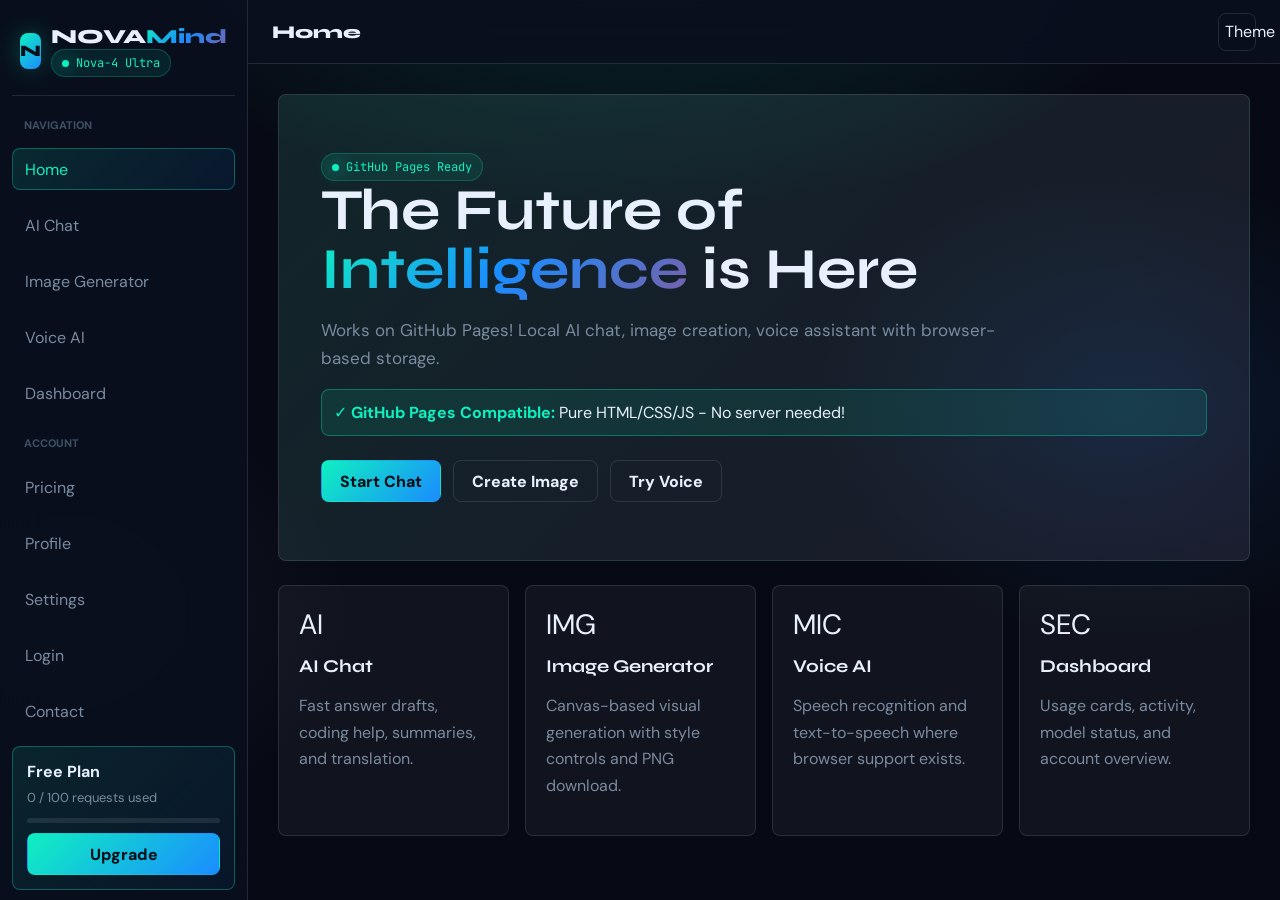
<file: index.html>
<!DOCTYPE html>
<html lang="en" data-theme="dark">
<head>
  <meta charset="utf-8">
  <meta name="viewport" content="width=device-width, initial-scale=1">
  <meta name="description" content="Combined NOVA AI and NovaMind AI creator platform">
  <title>Combined NOVA AI Studio</title>
  <link rel="preconnect" href="https://fonts.googleapis.com">
  <link href="https://fonts.googleapis.com/css2?family=Syne:wght@500;700;800&family=DM+Sans:wght@400;500;700&family=JetBrains+Mono:wght@400;600&display=swap" rel="stylesheet">
  <style>
    :root {
      --bg: #070a14;
      --surface: rgba(255,255,255,.045);
      --surface-strong: rgba(10,15,30,.88);
      --border: rgba(255,255,255,.11);
      --border-hot: rgba(15,240,192,.32);
      --text: #e8f0fe;
      --muted: #7a8ba0;
      --dim: #3d4f62;
      --mint: #0ff0c0;
      --blue: #1a8cff;
      --violet: #7b5ea7;
      --rose: #ff4b6e;
      --amber: #f5a623;
      --radius: 8px;
      --sidebar: 248px;
    }

    [data-theme="light"] {
      --bg: #f5f8ff;
      --surface: rgba(10,20,40,.055);
      --surface-strong: rgba(255,255,255,.9);
      --border: rgba(25,35,60,.12);
      --border-hot: rgba(26,140,255,.3);
      --text: #101827;
      --muted: #516073;
      --dim: #8a96a8;
    }

    * { box-sizing: border-box; }
    body {
      margin: 0;
      min-height: 100vh;
      color: var(--text);
      background:
        radial-gradient(ellipse 70% 55% at 50% -10%, rgba(15,240,192,.14), transparent 62%),
        radial-gradient(ellipse 42% 45% at 88% 45%, rgba(26,140,255,.11), transparent 58%),
        radial-gradient(ellipse 40% 42% at 4% 68%, rgba(123,94,167,.12), transparent 58%),
        var(--bg);
      font-family: "DM Sans", system-ui, sans-serif;
      overflow-x: hidden;
    }

    button, input, textarea, select { font: inherit; }
    button { cursor: pointer; }

    .particle-field {
      position: fixed;
      inset: 0;
      pointer-events: none;
      overflow: hidden;
      z-index: 0;
    }

    .particle {
      position: absolute;
      bottom: -20px;
      width: 3px;
      height: 3px;
      border-radius: 50%;
      background: var(--mint);
      opacity: 0;
      animation: floatParticle 10s linear infinite;
    }

    @keyframes floatParticle {
      0% { transform: translateY(0) scale(.4); opacity: 0; }
      12% { opacity: .8; }
      88% { opacity: .65; }
      100% { transform: translateY(-110vh) scale(1.6); opacity: 0; }
    }

    .app {
      position: relative;
      z-index: 1;
      display: grid;
      grid-template-columns: var(--sidebar) minmax(0, 1fr);
      min-height: 100vh;
    }

    .sidebar {
      position: sticky;
      top: 0;
      height: 100vh;
      padding: 20px 12px;
      background: var(--surface-strong);
      border-right: 1px solid var(--border);
      backdrop-filter: blur(24px);
      display: flex;
      flex-direction: column;
      gap: 14px;
      overflow-y: auto;
    }

    .logo {
      display: flex;
      align-items: center;
      gap: 10px;
      padding: 4px 8px 18px;
      border-bottom: 1px solid var(--border);
    }

    .logo-mark {
      display: grid;
      place-items: center;
      width: 36px;
      height: 36px;
      border-radius: var(--radius);
      background: linear-gradient(135deg, var(--mint), var(--blue));
      color: #071018;
      font-family: "Syne", sans-serif;
      font-weight: 800;
      box-shadow: 0 0 24px rgba(15,240,192,.28);
    }

    .logo-text {
      font-family: "Syne", sans-serif;
      font-size: 20px;
      font-weight: 800;
      letter-spacing: 0;
    }

    .model-tag {
      display: inline-flex;
      align-items: center;
      gap: 7px;
      width: fit-content;
      padding: 5px 10px;
      border: 1px solid rgba(15,240,192,.22);
      border-radius: 999px;
      background: rgba(15,240,192,.09);
      color: var(--mint);
      font: 12px "JetBrains Mono", monospace;
    }

    .dot {
      width: 7px;
      height: 7px;
      border-radius: 50%;
      background: var(--mint);
      box-shadow: 0 0 16px var(--mint);
    }

    .nav-group-title {
      padding: 8px 12px 2px;
      color: var(--dim);
      font-size: 11px;
      font-weight: 800;
      text-transform: uppercase;
      letter-spacing: 0;
    }

    .nav-btn {
      width: 100%;
      min-height: 42px;
      display: flex;
      align-items: center;
      gap: 10px;
      padding: 0 12px;
      border: 1px solid transparent;
      border-radius: var(--radius);
      background: transparent;
      color: var(--muted);
      text-align: left;
      transition: .2s ease;
    }

    .nav-btn:hover, .nav-btn.active {
      color: var(--text);
      background: rgba(255,255,255,.055);
      border-color: var(--border);
    }

    .nav-btn.active {
      color: var(--mint);
      border-color: var(--border-hot);
      background: linear-gradient(135deg, rgba(15,240,192,.12), rgba(26,140,255,.08));
    }

    .plan-card {
      margin-top: auto;
      padding: 14px;
      border: 1px solid var(--border-hot);
      border-radius: var(--radius);
      background: linear-gradient(135deg, rgba(15,240,192,.1), rgba(26,140,255,.06));
    }

    .bar {
      height: 5px;
      margin: 10px 0;
      border-radius: 99px;
      background: rgba(255,255,255,.09);
      overflow: hidden;
    }

    .bar span {
      display: block;
      height: 100%;
      width: 84%;
      border-radius: inherit;
      background: linear-gradient(135deg, var(--mint), var(--blue));
    }

    .main {
      min-width: 0;
      padding-top: 64px;
    }

    .topbar {
      position: fixed;
      left: var(--sidebar);
      right: 0;
      top: 0;
      z-index: 5;
      height: 64px;
      display: flex;
      align-items: center;
      gap: 12px;
      padding: 0 24px;
      background: var(--surface-strong);
      border-bottom: 1px solid var(--border);
      backdrop-filter: blur(22px);
    }

    .menu-btn { display: none; }
    .top-title {
      flex: 1;
      font-family: "Syne", sans-serif;
      font-weight: 800;
      font-size: 18px;
    }

    .icon-btn, .menu-btn {
      width: 38px;
      height: 38px;
      border-radius: var(--radius);
      border: 1px solid var(--border);
      background: transparent;
      color: var(--text);
    }

    .page {
      display: none;
      padding: 30px;
      max-width: 1180px;
      animation: pageIn .3s ease both;
    }

    .page.active { display: block; }
    @keyframes pageIn {
      from { opacity: 0; transform: translateY(12px); }
      to { opacity: 1; transform: translateY(0); }
    }

    .hero {
      position: relative;
      overflow: hidden;
      padding: 58px 42px;
      border: 1px solid var(--border);
      border-radius: var(--radius);
      background:
        linear-gradient(135deg, rgba(15,240,192,.08), rgba(123,94,167,.08)),
        var(--surface);
    }

    h1, h2, h3 { font-family: "Syne", sans-serif; margin: 0; letter-spacing: 0; }
    h1 { font-size: 58px; line-height: 1.02; max-width: 790px; }
    h2 { font-size: 30px; margin-bottom: 8px; }
    h3 { font-size: 18px; }
    p { color: var(--muted); line-height: 1.65; }

    .gradient-text {
      background: linear-gradient(135deg, var(--mint), var(--blue), var(--violet));
      -webkit-background-clip: text;
      color: transparent;
    }

    .actions {
      display: flex;
      gap: 12px;
      flex-wrap: wrap;
      margin-top: 24px;
    }

    .btn {
      min-height: 42px;
      display: inline-flex;
      align-items: center;
      justify-content: center;
      gap: 8px;
      padding: 0 18px;
      border-radius: var(--radius);
      border: 1px solid var(--border);
      color: var(--text);
      background: transparent;
      text-decoration: none;
      font-weight: 800;
    }

    .btn.primary {
      color: #071018;
      border-color: transparent;
      background: linear-gradient(135deg, var(--mint), var(--blue));
    }

    .grid {
      display: grid;
      grid-template-columns: repeat(auto-fit, minmax(210px, 1fr));
      gap: 16px;
      margin-top: 24px;
    }

    .card {
      border: 1px solid var(--border);
      border-radius: var(--radius);
      background: var(--surface);
      padding: 20px;
      transition: .22s ease;
    }

    .card:hover {
      border-color: var(--border-hot);
      transform: translateY(-2px);
    }

    .card-icon { font-size: 28px; margin-bottom: 12px; }
    .stat { font: 800 30px "Syne", sans-serif; color: var(--text); }

    .tool-layout {
      display: grid;
      grid-template-columns: minmax(260px, 360px) minmax(0, 1fr);
      gap: 18px;
      align-items: start;
      margin-top: 20px;
    }

    textarea, input, select {
      width: 100%;
      border: 1px solid var(--border);
      border-radius: var(--radius);
      color: var(--text);
      background: rgba(255,255,255,.055);
      outline: none;
      padding: 12px 14px;
    }

    textarea { min-height: 130px; resize: vertical; }
    textarea:focus, input:focus, select:focus {
      border-color: var(--border-hot);
      box-shadow: 0 0 0 3px rgba(15,240,192,.08);
    }

    .chat-box {
      min-height: 440px;
      max-height: 500px;
      display: flex;
      flex-direction: column;
      gap: 12px;
      overflow: auto;
    }

    .msg {
      max-width: 82%;
      padding: 13px 15px;
      border: 1px solid var(--border);
      border-radius: var(--radius);
      background: rgba(255,255,255,.05);
      color: var(--text);
      line-height: 1.55;
    }

    .msg.user {
      align-self: flex-end;
      color: #071018;
      background: linear-gradient(135deg, var(--mint), var(--blue));
      border-color: transparent;
    }

    .canvas-wrap {
      min-height: 420px;
      display: grid;
      place-items: center;
      overflow: hidden;
      background:
        radial-gradient(circle at 30% 20%, rgba(15,240,192,.18), transparent 30%),
        radial-gradient(circle at 70% 65%, rgba(123,94,167,.22), transparent 30%),
        #080c16;
    }

    canvas {
      width: 100%;
      max-width: 640px;
      aspect-ratio: 1;
      border-radius: var(--radius);
    }

    .voice-orb {
      width: 180px;
      height: 180px;
      margin: 28px auto;
      border-radius: 50%;
      display: grid;
      place-items: center;
      background: radial-gradient(circle, var(--mint), var(--blue));
      color: #071018;
      font-size: 46px;
      box-shadow: 0 0 60px rgba(15,240,192,.35);
      transition: .25s ease;
    }

    .voice-orb.listening {
      transform: scale(1.06);
      animation: pulse 1s ease-in-out infinite;
    }

    @keyframes pulse {
      0%,100% { box-shadow: 0 0 40px rgba(15,240,192,.28); }
      50% { box-shadow: 0 0 90px rgba(15,240,192,.65); }
    }

    .price {
      font: 800 42px "Syne", sans-serif;
      margin: 10px 0;
    }

    .settings-row {
      display: flex;
      justify-content: space-between;
      gap: 14px;
      align-items: center;
      padding: 14px 0;
      border-bottom: 1px solid var(--border);
    }

    .toggle {
      width: 46px;
      height: 26px;
      border-radius: 999px;
      background: rgba(255,255,255,.13);
      position: relative;
      flex: 0 0 auto;
    }

    .toggle.on { background: linear-gradient(135deg, var(--mint), var(--blue)); }
    .toggle::after {
      content: "";
      position: absolute;
      top: 3px;
      left: 3px;
      width: 20px;
      height: 20px;
      border-radius: 50%;
      background: white;
      transition: .2s ease;
    }
    .toggle.on::after { left: 23px; }

    .toast {
      position: fixed;
      right: 22px;
      bottom: 22px;
      z-index: 10;
      max-width: 320px;
      padding: 14px 16px;
      border: 1px solid var(--border-hot);
      border-radius: var(--radius);
      background: var(--surface-strong);
      box-shadow: 0 18px 60px rgba(0,0,0,.35);
      display: none;
    }

    .toast.show { display: block; }

    @media (max-width: 860px) {
      :root { --sidebar: 0px; }
      .app { grid-template-columns: 1fr; }
      .sidebar {
        position: fixed;
        z-index: 8;
        width: 248px;
        transform: translateX(-100%);
        transition: .25s ease;
      }
      .sidebar.open { transform: translateX(0); }
      .topbar { left: 0; }
      .menu-btn { display: inline-grid; place-items: center; }
      .page { padding: 18px; }
      h1 { font-size: 38px; }
      .hero { padding: 34px 22px; }
      .tool-layout { grid-template-columns: 1fr; }
      .msg { max-width: 95%; }
    }
  </style>
</head>
<body>
  <div class="particle-field" id="particles"></div>
  <div class="app">
    <aside class="sidebar" id="sidebar">
      <div class="logo">
        <div class="logo-mark">N</div>
        <div>
          <div class="logo-text">NOVA<span class="gradient-text">Mind</span></div>
          <div class="model-tag"><span class="dot"></span>Nova-4 Ultra</div>
        </div>
      </div>

      <div class="nav-group-title">Navigation</div>
      <button class="nav-btn active" data-page="home">Home</button>
      <button class="nav-btn" data-page="chat">AI Chat</button>
      <button class="nav-btn" data-page="image">Image Generator</button>
      <button class="nav-btn" data-page="voice">Voice AI</button>
      <button class="nav-btn" data-page="dashboard">Dashboard</button>

      <div class="nav-group-title">Account</div>
      <button class="nav-btn" data-page="pricing">Pricing</button>
      <button class="nav-btn" data-page="profile">Profile</button>
      <button class="nav-btn" data-page="settings">Settings</button>
      <button class="nav-btn" data-page="login">Login</button>
      <button class="nav-btn" data-page="contact">Contact</button>

      <div class="plan-card">
        <strong id="userPlan">Free Plan</strong>
        <p style="margin:5px 0 0;font-size:13px" id="usageText">0 / 100 requests used</p>
        <div class="bar"><span id="usageBar"></span></div>
        <button class="btn primary" style="width:100%" data-jump="pricing">Upgrade</button>
      </div>
    </aside>

    <main class="main">
      <header class="topbar">
        <button class="menu-btn" id="menuBtn">Menu</button>
        <div class="top-title" id="topTitle">Home</div>
        <button class="icon-btn" id="themeBtn" title="Toggle theme">Theme</button>
      </header>

      <section class="page active" id="home">
        <div class="hero">
          <div class="model-tag"><span class="dot"></span>GitHub Pages Ready</div>
          <h1>The Future of <span class="gradient-text">Intelligence</span> is Here</h1>
          <p style="max-width:680px;font-size:17px">
            Works on GitHub Pages! Local AI chat, image creation, voice assistant with browser-based storage.
          </p>
          <div style="margin: 16px 0; padding: 12px; background: rgba(15,240,192,0.1); border: 1px solid var(--border-hot); border-radius: var(--radius);">
            <strong style="color: var(--mint);">✓ GitHub Pages Compatible:</strong> Pure HTML/CSS/JS - No server needed!
          </div>
          <div class="actions">
            <button class="btn primary" data-jump="chat">Start Chat</button>
            <button class="btn" data-jump="image">Create Image</button>
            <button class="btn" data-jump="voice">Try Voice</button>
          </div>
        </div>
        <div class="grid">
          <div class="card"><div class="card-icon">AI</div><h3>AI Chat</h3><p>Fast answer drafts, coding help, summaries, and translation.</p></div>
          <div class="card"><div class="card-icon">IMG</div><h3>Image Generator</h3><p>Canvas-based visual generation with style controls and PNG download.</p></div>
          <div class="card"><div class="card-icon">MIC</div><h3>Voice AI</h3><p>Speech recognition and text-to-speech where browser support exists.</p></div>
          <div class="card"><div class="card-icon">SEC</div><h3>Dashboard</h3><p>Usage cards, activity, model status, and account overview.</p></div>
        </div>
      </section>

      <section class="page" id="chat">
        <h2>AI Chat</h2>
        <p>Local demo chat with browser storage. Data saved to your browser automatically.</p>
        <div class="tool-layout">
          <div class="card">
            <textarea id="chatInput" placeholder="Ask NOVA AI anything..."></textarea>
            <div class="actions"><button class="btn primary" id="sendChat">Send</button><button class="btn" id="clearChat">Clear</button></div>
          </div>
          <div class="card chat-box" id="chatBox">
            <div class="msg">Welcome. Ask for ideas, code, image prompts, business plans, or Tamil/English translations.</div>
          </div>
        </div>
      </section>

      <section class="page" id="image">
        <h2>Image Generator</h2>
        <p>Create a downloadable local AI-style image from text.</p>
        <div class="tool-layout">
          <div class="card">
            <textarea id="imagePrompt" placeholder="Example: futuristic Chennai AI city at sunrise"></textarea>
            <select id="imageStyle" style="margin-top:12px">
              <option value="cinematic">Cinematic</option>
              <option value="anime">Anime</option>
              <option value="product">Product Render</option>
              <option value="editorial">Editorial</option>
            </select>
            <div class="actions"><button class="btn primary" id="makeImage">Generate</button><button class="btn" id="downloadImage">Download PNG</button></div>
          </div>
          <div class="card canvas-wrap"><canvas id="imageCanvas" width="720" height="720"></canvas></div>
        </div>
      </section>

      <section class="page" id="voice">
        <h2>Voice AI</h2>
        <p>Use browser speech recognition and speech output when available.</p>
        <div class="card" style="text-align:center">
          <div class="voice-orb" id="voiceOrb">AI</div>
          <p id="voiceStatus">Click listen, speak, then ask NOVA to answer.</p>
          <div class="actions" style="justify-content:center">
            <button class="btn primary" id="listenBtn">Listen</button>
            <button class="btn" id="speakBtn">Speak Answer</button>
          </div>
          <div class="card" style="text-align:left;margin-top:18px">
            <strong>Transcript</strong>
            <p id="transcript">No voice captured yet.</p>
            <strong>Answer</strong>
            <p id="voiceAnswer">No answer yet.</p>
          </div>
        </div>
      </section>

      <section class="page" id="dashboard">
        <h2>Dashboard</h2>
        <div class="grid">
          <div class="card"><div class="stat">2.4M+</div><p>Active users</p></div>
          <div class="card"><div class="stat">180M+</div><p>AI requests daily</p></div>
          <div class="card"><div class="stat">99.99%</div><p>Uptime</p></div>
          <div class="card"><div class="stat">100+</div><p>Languages</p></div>
        </div>
        <div class="card" style="margin-top:18px">
          <h3>Your Usage</h3>
          <p id="userUsage">Chat: 0 | Images: 0 | Voice: 0 | Total: 0</p>
        </div>
        <div class="card" style="margin-top:18px">
          <h3>AI Suggestion</h3>
          <p id="dashboardTip">Your image and chat usage is high. Add prompt templates and saved projects next.</p>
          <button class="btn primary" id="newTip">Generate Tip</button>
        </div>
      </section>

      <section class="page" id="pricing">
        <h2>Pricing</h2>
        <div class="grid">
          <div class="card"><h3>Free</h3><div class="price">$0</div><p>Basic chat and limited images.</p><button class="btn">Current</button></div>
          <div class="card"><h3>Pro</h3><div class="price">$19</div><p>More generation, voice tools, saved history.</p><button class="btn primary" id="choosePro">Choose Pro</button></div>
          <div class="card"><h3>Ultra</h3><div class="price">$49</div><p>Best models, teams, analytics, priority generation.</p><button class="btn primary" id="chooseUltra">Choose Ultra</button></div>
        </div>
      </section>

      <section class="page" id="profile">
        <h2>Profile</h2>
        <div class="card">
          <div style="display:flex;gap:18px;align-items:center;flex-wrap:wrap">
            <div class="logo-mark" style="width:78px;height:78px;font-size:28px" id="profileAvatar">U</div>
            <div><h3 id="profileName">Not Logged In</h3><p id="profileDesc">Please login to view your profile</p></div>
          </div>
        </div>
        <div class="grid">
          <div class="card"><div class="stat" id="profileMessages">0</div><p>Total messages</p></div>
          <div class="card"><div class="stat" id="profileImages">0</div><p>Images created</p></div>
          <div class="card"><div class="stat" id="profileDays">0</div><p>Days active</p></div>
        </div>
      </section>

      <section class="page" id="settings">
        <h2>Settings</h2>
        <div class="card">
          <div class="settings-row"><div><strong>Streaming Responses</strong><p>Show answers while generating.</p></div><div class="toggle on" id="streamToggle"></div></div>
          <div class="settings-row"><div><strong>AI Memory</strong><p>Remember context between sessions.</p></div><div class="toggle on" id="memoryToggle"></div></div>
          <div class="settings-row"><div><strong>Tamil Mode</strong><p>Enhanced Tamil language support.</p></div><div class="toggle" id="tamilToggle"></div></div>
          <div class="settings-row"><div><strong>Notifications</strong><p>Notify about responses and updates.</p></div><div class="toggle on" id="notifyToggle"></div></div>
        </div>
      </section>

      <section class="page" id="login">
        <h2>Login / Register</h2>
        <div class="card" style="max-width:430px">
          <input id="nameInput" placeholder="Name" style="margin-bottom:12px">
          <input id="emailInput" type="email" placeholder="Email" style="margin-bottom:12px">
          <input id="passwordInput" type="password" placeholder="Password" style="margin-bottom:12px">
          <button class="btn primary" style="width:100%" id="loginBtn">Continue</button>
          <p id="loginMsg"></p>
        </div>
      </section>

      <section class="page" id="contact">
        <h2>Contact</h2>
        <div class="tool-layout">
          <div class="card">
            <h3>Contact Info</h3>
            <p>Email: hello@novamind.ai</p>
            <p>Support: 24/7 for Pro+</p>
            <p>Enterprise: response within 4 business hours.</p>
          </div>
          <div class="card">
            <input id="contactName" placeholder="Your name" style="margin-bottom:12px">
            <input id="contactEmail" placeholder="Email address" style="margin-bottom:12px">
            <textarea id="contactMsg" placeholder="Your message"></textarea>
            <div class="actions"><button class="btn" id="draftMsg">AI Draft</button><button class="btn primary" id="sendMsg">Send</button></div>
          </div>
        </div>
      </section>
    </main>
  </div>

  <div class="toast" id="toast"></div>

  <script>
    // ==================== LOCAL BACKEND WITH BROWSER STORAGE ====================
    // Works on GitHub Pages - Uses localStorage for data persistence
    
    const App = {
      currentUser: null,
      chatHistory: [],
      imageHistory: [],
      usage: { chat: 0, image: 0, voice: 0, total: 0 },
      plan: 'free',
      
      // Initialize from localStorage
      init() {
        const savedUser = localStorage.getItem('nova_user');
        const savedChat = localStorage.getItem('nova_chat');
        const savedImage = localStorage.getItem('nova_image');
        const savedUsage = localStorage.getItem('nova_usage');
        const savedPlan = localStorage.getItem('nova_plan');
        
        if (savedUser) this.currentUser = JSON.parse(savedUser);
        if (savedChat) this.chatHistory = JSON.parse(savedChat);
        if (savedImage) this.imageHistory = JSON.parse(savedImage);
        if (savedUsage) this.usage = JSON.parse(savedUsage);
        if (savedPlan) this.plan = savedPlan;
        
        this.updateUI();
      },
      
      // Save to localStorage
      save() {
        if (this.currentUser) localStorage.setItem('nova_user', JSON.stringify(this.currentUser));
        localStorage.setItem('nova_chat', JSON.stringify(this.chatHistory));
        localStorage.setItem('nova_image', JSON.stringify(this.imageHistory));
        localStorage.setItem('nova_usage', JSON.stringify(this.usage));
        localStorage.setItem('nova_plan', this.plan);
      },
      
      // Authentication
      register(name, email, password) {
        const existing = localStorage.getItem(`nova_user_${email}`);
        if (existing) throw new Error('Email already registered');
        
        const user = {
          id: Date.now().toString(),
          name,
          email,
          password: btoa(password),
          plan: 'free',
          createdAt: new Date().toISOString()
        };
        
        localStorage.setItem(`nova_user_${email}`, JSON.stringify(user));
        this.currentUser = user;
        this.plan = 'free';
        this.usage = { chat: 0, image: 0, voice: 0, total: 0 };
        this.save();
        
        return { user: { id: user.id, name: user.name, email: user.email, plan: user.plan } };
      },
      
      login(email, password) {
        const userJson = localStorage.getItem(`nova_user_${email}`);
        if (!userJson) throw new Error('Invalid credentials');
        
        const user = JSON.parse(userJson);
        if (user.password !== btoa(password)) throw new Error('Invalid credentials');
        
        this.currentUser = user;
        this.plan = user.plan;
        
        const usageKey = `nova_usage_${user.id}`;
        const savedUsage = localStorage.getItem(usageKey);
        if (savedUsage) this.usage = JSON.parse(savedUsage);
        else this.usage = { chat: 0, image: 0, voice: 0, total: 0 };
        
        const chatKey = `nova_chat_${user.id}`;
        const savedChat = localStorage.getItem(chatKey);
        if (savedChat) this.chatHistory = JSON.parse(savedChat);
        
        const imageKey = `nova_image_${user.id}`;
        const savedImage = localStorage.getItem(imageKey);
        if (savedImage) this.imageHistory = JSON.parse(savedImage);
        
        this.save();
        
        return { user: { id: user.id, name: user.name, email: user.email, plan: user.plan } };
      },
      
      logout() {
        this.currentUser = null;
        this.plan = 'free';
        this.usage = { chat: 0, image: 0, voice: 0, total: 0 };
        localStorage.removeItem('nova_user');
        this.updateUI();
      },
      
      // Chat
      chat(prompt) {
        if (!this.currentUser) throw new Error('Please login first');
        
        const planLimits = { free: 100, pro: 1000, ultra: 10000 };
        if (this.usage.total >= planLimits[this.plan]) {
          throw new Error('Usage limit reached. Upgrade your plan.');
        }
        
        this.usage.total++;
        this.usage.chat++;
        
        const answer = this.generateAnswer(prompt);
        
        const chatEntry = {
          id: Date.now().toString(),
          prompt,
          answer,
          timestamp: new Date().toISOString()
        };
        this.chatHistory.push(chatEntry);
        
        const chatKey = `nova_chat_${this.currentUser.id}`;
        localStorage.setItem(chatKey, JSON.stringify(this.chatHistory));
        
        const usageKey = `nova_usage_${this.currentUser.id}`;
        localStorage.setItem(usageKey, JSON.stringify(this.usage));
        
        this.updateUI();
        
        return { answer, usage: this.usage, chatId: chatEntry.id };
      },
      
      getChatHistory(limit = 50) {
        return { history: this.chatHistory.slice(-limit).reverse() };
      },
      
      // Image
      generateImage(prompt, style = 'cinematic') {
        if (!this.currentUser) throw new Error('Please login first');
        
        const planLimits = { free: 10, pro: 100, ultra: 1000 };
        if (this.usage.image >= planLimits[this.plan]) {
          throw new Error('Image generation limit reached. Upgrade your plan.');
        }
        
        this.usage.total++;
        this.usage.image++;
        
        const imageData = this.generateFallbackImage(prompt, style);
        
        const imageEntry = {
          id: Date.now().toString(),
          prompt,
          style,
          imageData,
          timestamp: new Date().toISOString()
        };
        this.imageHistory.push(imageEntry);
        
        const imageKey = `nova_image_${this.currentUser.id}`;
        localStorage.setItem(imageKey, JSON.stringify(this.imageHistory));
        
        const usageKey = `nova_usage_${this.currentUser.id}`;
        localStorage.setItem(usageKey, JSON.stringify(this.usage));
        
        this.updateUI();
        
        return { imageUrl: `data:image/png;base64,${imageData}`, usage: this.usage, imageId: imageEntry.id };
      },
      
      getImageHistory(limit = 20) {
        return { history: this.imageHistory.slice(-limit).reverse() };
      },
      
      // Voice
      useVoice() {
        if (!this.currentUser) throw new Error('Please login first');
        
        this.usage.total++;
        this.usage.voice++;
        
        const usageKey = `nova_usage_${this.currentUser.id}`;
        localStorage.setItem(usageKey, JSON.stringify(this.usage));
        
        this.updateUI();
        
        return { usage: this.usage };
      },
      
      // Upgrade
      upgrade(newPlan) {
        if (!this.currentUser) throw new Error('Please login first');
        if (!['pro', 'ultra'].includes(newPlan)) throw new Error('Invalid plan');
        
        this.plan = newPlan;
        this.currentUser.plan = newPlan;
        
        localStorage.setItem('nova_user', JSON.stringify(this.currentUser));
        localStorage.setItem('nova_plan', newPlan);
        
        this.updateUI();
        
        return { message: `Upgraded to ${newPlan} plan`, plan: newPlan };
      },
      
      // Stats
      getStats() {
        return {
          usage: this.usage,
          plan: this.plan,
          totalMessages: this.chatHistory.length,
          totalImages: this.imageHistory.length,
          accountAge: this.currentUser ? Math.floor((Date.now() - new Date(this.currentUser.createdAt).getTime()) / (1000 * 60 * 60 * 24)) : 0
        };
      },
      
      getTip() {
        const tips = [
          'Add project folders so users can save related chats, images, and voice notes together.',
          'Create prompt presets for business, coding, Tamil translation, image design, and student study workflows.',
          'Add usage limits, export history, and a backend API proxy before production release.',
          'Turn image prompts into video storyboards for a future video generation feature.',
          'Implement saved prompts and templates for recurring tasks.',
          'Add collaboration features for team usage on Ultra plan.'
        ];
        return { tip: tips[Math.floor(Math.random() * tips.length)] };
      },
      
      // Contact
      submitContact(name, email, message) {
        if (!name || !email || !message) throw new Error('All fields required');
        console.log('Contact:', { name, email, message });
        return { message: 'Message sent! We will respond within 24 hours.' };
      },
      
      // Helper
      generateAnswer(prompt) {
        const clean = prompt.trim();
        return [
          "NOVA answer:",
          "",
          "Main idea: " + clean,
          "Recommended action: break it into a goal, inputs, output format, and deadline.",
          "Data saved to your browser (localStorage).",
          "Extra feature idea: save this prompt into project history and allow image or voice generation from the same prompt."
        ].join('\n');
      },
      
      generateFallbackImage(prompt, style) {
        const canvas = document.createElement('canvas');
        canvas.width = 720;
        canvas.height = 720;
        const ctx = canvas.getContext('2d');
        
        const colors = {
          cinematic: ['#071018', '#0ff0c0', '#f5a623'],
          anime: ['#171033', '#ff4b6e', '#1a8cff'],
          product: ['#101827', '#e8f0fe', '#0ff0c0'],
          editorial: ['#21151c', '#f5a623', '#7b5ea7']
        }[style] || ['#071018', '#0ff0c0', '#1a8cff'];
        
        const gradient = ctx.createLinearGradient(0, 0, 720, 720);
        gradient.addColorStop(0, colors[0]);
        gradient.addColorStop(0.52, colors[1]);
        gradient.addColorStop(1, colors[2]);
        
        ctx.fillStyle = gradient;
        ctx.fillRect(0, 0, 720, 720);
        
        for (let i = 0; i < 38; i++) {
          ctx.fillStyle = 'rgba(255,255,255,0.18)';
          ctx.beginPath();
          ctx.arc(Math.random() * 720, Math.random() * 720, 28 + Math.random() * 120, 0, Math.PI * 2);
          ctx.fill();
        }
        
        ctx.fillStyle = 'rgba(0,0,0,0.42)';
        ctx.fillRect(0, 480, 720, 220);
        ctx.fillStyle = '#e8f0fe';
        ctx.font = '800 30px Syne, sans-serif';
        ctx.fillText('NOVA AI IMAGE', 42, 545);
        ctx.font = '20px DM Sans, sans-serif';
        
        const words = prompt.split(/\s+/);
        let line = '';
        let y = 585;
        words.forEach(word => {
          const test = line + word + ' ';
          if (test.length > 40 && line) {
            ctx.fillText(line, 42, y);
            line = word + ' ';
            y += 28;
          } else {
            line = test;
          }
        });
        ctx.fillText(line, 42, y);
        
        return canvas.toDataURL('image/png').split(',')[1];
      },
      
      updateUI() {
        const planNames = { free: 'Free', pro: 'Pro', ultra: 'Ultra' };
        document.getElementById('userPlan').textContent = `${planNames[this.plan]} Plan`;
        const limit = { free: 100, pro: 1000, ultra: 10000 }[this.plan];
        document.getElementById('usageText').textContent = `${this.usage.total} / ${limit} requests used`;
        document.getElementById('usageBar').style.width = `${(this.usage.total / limit) * 100}%`;
        document.getElementById('userUsage').textContent = `Chat: ${this.usage.chat} | Images: ${this.usage.image} | Voice: ${this.usage.voice} | Total: ${this.usage.total}`;
        
        if (this.currentUser) {
          document.getElementById('profileName').textContent = this.currentUser.name;
          document.getElementById('profileDesc').textContent = `@${this.currentUser.email.split('@')[0]} | ${this.plan} Plan`;
          document.getElementById('profileAvatar').textContent = this.currentUser.name.charAt(0);
          document.getElementById('profileMessages').textContent = this.chatHistory.length;
          document.getElementById('profileImages').textContent = this.imageHistory.length;
        }
      }
    };

    // Initialize app
    App.init();

    // ==================== FRONTEND LOGIC ====================
    
    const pages = document.querySelectorAll(".page");
    const navButtons = document.querySelectorAll(".nav-btn");
    const title = document.getElementById("topTitle");
    const sidebar = document.getElementById("sidebar");
    const canvas = document.getElementById("imageCanvas");
    const ctx = canvas.getContext("2d");

    const pageNames = {
      home: "Home", chat: "AI Chat", image: "Image Generator", 
      voice: "Voice AI", dashboard: "Dashboard", pricing: "Pricing",
      profile: "Profile", settings: "Settings", login: "Login", contact: "Contact"
    };

    function showPage(id) {
      pages.forEach(page => page.classList.toggle("active", page.id === id));
      navButtons.forEach(btn => btn.classList.toggle("active", btn.dataset.page === id));
      title.textContent = pageNames[id] || "NOVA AI";
      sidebar.classList.remove("open");
    }

    navButtons.forEach(btn => btn.addEventListener("click", () => showPage(btn.dataset.page)));
    document.querySelectorAll("[data-jump]").forEach(btn => btn.addEventListener("click", () => showPage(btn.dataset.jump)));
    document.getElementById("menuBtn").addEventListener("click", () => sidebar.classList.toggle("open"));
    document.getElementById("themeBtn").addEventListener("click", () => {
      document.documentElement.dataset.theme = document.documentElement.dataset.theme === "dark" ? "light" : "dark";
    });

    document.querySelectorAll(".toggle").forEach(toggle => {
      toggle.addEventListener("click", () => toggle.classList.toggle("on"));
    });

    function toast(message) {
      const box = document.getElementById("toast");
      box.textContent = message;
      box.classList.add("show");
      setTimeout(() => box.classList.remove("show"), 2200);
    }

    // Chat
    document.getElementById("sendChat").addEventListener("click", () => {
      const input = document.getElementById("chatInput");
      const box = document.getElementById("chatBox");
      const prompt = input.value.trim();
      
      if (!prompt) return toast("Type a chat prompt first.");
      
      box.insertAdjacentHTML("beforeend", `<div class="msg user">${escapeHtml(prompt)}</div>`);
      
      try {
        const response = App.chat(prompt);
        box.insertAdjacentHTML("beforeend", `<div class="msg">${escapeHtml(response.answer).replace(/\n/g, "<br>")}</div>`);
        input.value = "";
        box.scrollTop = box.scrollHeight;
      } catch (error) {
        box.insertAdjacentHTML("beforeend", `<div class="msg">Error: ${error.message}</div>`);
      }
    });

    document.getElementById("clearChat").addEventListener("click", () => {
      document.getElementById("chatBox").innerHTML = '<div class="msg">Chat cleared. Ask NOVA AI anything.</div>';
    });

    // Image
    function palette(style) {
      return {
        cinematic: ["#071018", "#0ff0c0", "#f5a623"],
        anime: ["#171033", "#ff4b6e", "#1a8cff"],
        product: ["#101827", "#e8f0fe", "#0ff0c0"],
        editorial: ["#21151c", "#f5a623", "#7b5ea7"]
      }[style] || ["#071018", "#0ff0c0", "#1a8cff"];
    }

    function hash(text) {
      let h = 2166136261;
      for (let i = 0; i < text.length; i++) {
        h ^= text.charCodeAt(i);
        h = Math.imul(h, 16777619);
      }
      return h >>> 0;
    }

    function rnd(seed) {
      const x = Math.sin(seed) * 10000;
      return x - Math.floor(x);
    }

    function drawImage() {
      const prompt = document.getElementById("imagePrompt").value.trim() || "future AI creative studio";
      const style = document.getElementById("imageStyle").value;
      const colors = palette(style);
      const seed = hash(prompt + style);
      const g = ctx.createLinearGradient(0, 0, 720, 720);
      g.addColorStop(0, colors[0]);
      g.addColorStop(.52, colors[1]);
      g.addColorStop(1, colors[2]);
      ctx.fillStyle = g;
      ctx.fillRect(0, 0, 720, 720);

      for (let i = 0; i < 38; i++) {
        ctx.fillStyle = toRgba(colors[i % colors.length], .18);
        ctx.beginPath();
        ctx.arc(rnd(seed + i) * 720, rnd(seed + i * 8) * 720, 28 + rnd(seed + i * 13) * 120, 0, Math.PI * 2);
        ctx.fill();
      }

      ctx.fillStyle = "rgba(0,0,0,.42)";
      ctx.fillRect(0, 480, 720, 220);
      ctx.fillStyle = "#e8f0fe";
      ctx.font = "800 30px Syne, sans-serif";
      ctx.fillText("NOVA AI IMAGE", 42, 545);
      ctx.font = "20px DM Sans, sans-serif";
      wrapText(ctx, prompt, 42, 585, 620, 28);
    }

    function toRgba(hex, alpha) {
      const n = parseInt(hex.replace("#", ""), 16);
      return `rgba(${(n >> 16) & 255}, ${(n >> 8) & 255}, ${n & 255}, ${alpha})`;
    }

    function wrapText(context, text, x, y, maxWidth, lineHeight) {
      const words = text.split(/\s+/);
      let line = "";
      words.forEach(word => {
        const test = line + word + " ";
        if (context.measureText(test).width > maxWidth && line) {
          context.fillText(line, x, y);
          line = word + " ";
          y += lineHeight;
        } else {
          line = test;
        }
      });
      context.fillText(line, x, y);
    }

    document.getElementById("makeImage").addEventListener("click", () => {
      const prompt = document.getElementById("imagePrompt").value.trim();
      if (!prompt) return toast("Enter an image prompt first.");
      
      const style = document.getElementById("imageStyle").value;
      
      try {
        drawImage();
        const response = App.generateImage(prompt, style);
        toast("Image generated successfully!");
      } catch (error) {
        toast(`Error: ${error.message}`);
      }
    });

    document.getElementById("downloadImage").addEventListener("click", () => {
      const link = document.createElement("a");
      link.download = "nova-ai-image.png";
      link.href = canvas.toDataURL("image/png");
      link.click();
    });

    // Voice
    const SpeechRecognition = window.SpeechRecognition || window.webkitSpeechRecognition;
    let lastVoiceAnswer = "";
    document.getElementById("listenBtn").addEventListener("click", () => {
      if (!SpeechRecognition) return toast("Speech recognition not supported in this browser.");
      
      const recognition = new SpeechRecognition();
      recognition.lang = "en-US";
      recognition.onstart = () => {
        document.getElementById("voiceOrb").classList.add("listening");
        document.getElementById("voiceStatus").textContent = "Listening...";
      };
      recognition.onresult = event => {
        const text = event.results[0][0].transcript;
        document.getElementById("transcript").textContent = text;
        
        try {
          App.useVoice();
          const response = App.chat(text);
          lastVoiceAnswer = response.answer;
          document.getElementById("voiceAnswer").textContent = response.answer;
        } catch (error) {
          document.getElementById("voiceAnswer").textContent = `Error: ${error.message}`;
        }
      };
      recognition.onend = () => {
        document.getElementById("voiceOrb").classList.remove("listening");
        document.getElementById("voiceStatus").textContent = "Voice capture finished.";
      };
      recognition.start();
    });

    document.getElementById("speakBtn").addEventListener("click", () => {
      const text = lastVoiceAnswer || document.getElementById("voiceAnswer").textContent;
      if (!("speechSynthesis" in window)) return toast("Speech synthesis not supported.");
      speechSynthesis.cancel();
      speechSynthesis.speak(new SpeechSynthesisUtterance(text));
    });

    // Login
    document.getElementById("loginBtn").addEventListener("click", () => {
      const name = document.getElementById("nameInput").value.trim();
      const email = document.getElementById("emailInput").value.trim();
      const password = document.getElementById("passwordInput").value;
      
      if (!email || !password) {
        document.getElementById("loginMsg").textContent = "Enter email and password.";
        return;
      }
      
      try {
        let result;
        if (name) {
          result = App.register(name, email, password);
          document.getElementById("loginMsg").textContent = `Account created! Welcome, ${name}`;
        } else {
          result = App.login(email, password);
          document.getElementById("loginMsg").textContent = `Login successful! Welcome, ${result.user.name}`;
        }
        toast("Success!");
      } catch (error) {
        document.getElementById("loginMsg").textContent = error.message;
      }
    });

    // Upgrade
    document.getElementById("choosePro").addEventListener("click", () => {
      try {
        App.upgrade('pro');
        toast("Upgraded to Pro!");
      } catch (error) {
        toast(error.message);
      }
    });

    document.getElementById("chooseUltra").addEventListener("click", () => {
      try {
        App.upgrade('ultra');
        toast("Upgraded to Ultra!");
      } catch (error) {
        toast(error.message);
      }
    });

    // Contact
    document.getElementById("draftMsg").addEventListener("click", () => {
      document.getElementById("contactMsg").value = "Hello NOVA AI team, I would like help with setting up the platform. Please share next steps.";
    });

    document.getElementById("sendMsg").addEventListener("click", () => {
      const name = document.getElementById("contactName").value.trim();
      const email = document.getElementById("contactEmail").value.trim();
      const message = document.getElementById("contactMsg").value.trim();
      
      try {
        App.submitContact(name, email, message);
        toast("Message sent!");
      } catch (error) {
        toast(error.message);
      }
    });

    // New tip
    document.getElementById("newTip").addEventListener("click", () => {
      const { tip } = App.getTip();
      document.getElementById("dashboardTip").textContent = tip;
    });

    function escapeHtml(value) {
      return value.replace(/[&<>"']/g, char => ({
        "&": "&amp;", "<": "&lt;", ">": "&gt;", '"': "&quot;", "'": "&#039;"
      }[char]));
    }

    function makeParticles() {
      const field = document.getElementById("particles");
      for (let i = 0; i < 34; i++) {
        const p = document.createElement("span");
        p.className = "particle";
        p.style.left = Math.random() * 100 + "%";
        p.style.animationDelay = Math.random() * 9 + "s";
        p.style.animationDuration = 7 + Math.random() * 8 + "s";
        p.style.background = i % 3 === 0 ? "var(--mint)" : i % 3 === 1 ? "var(--blue)" : "var(--violet)";
        field.appendChild(p);
      }
    }

    makeParticles();
    drawImage();
  </script>
</body>
</html>
</file>
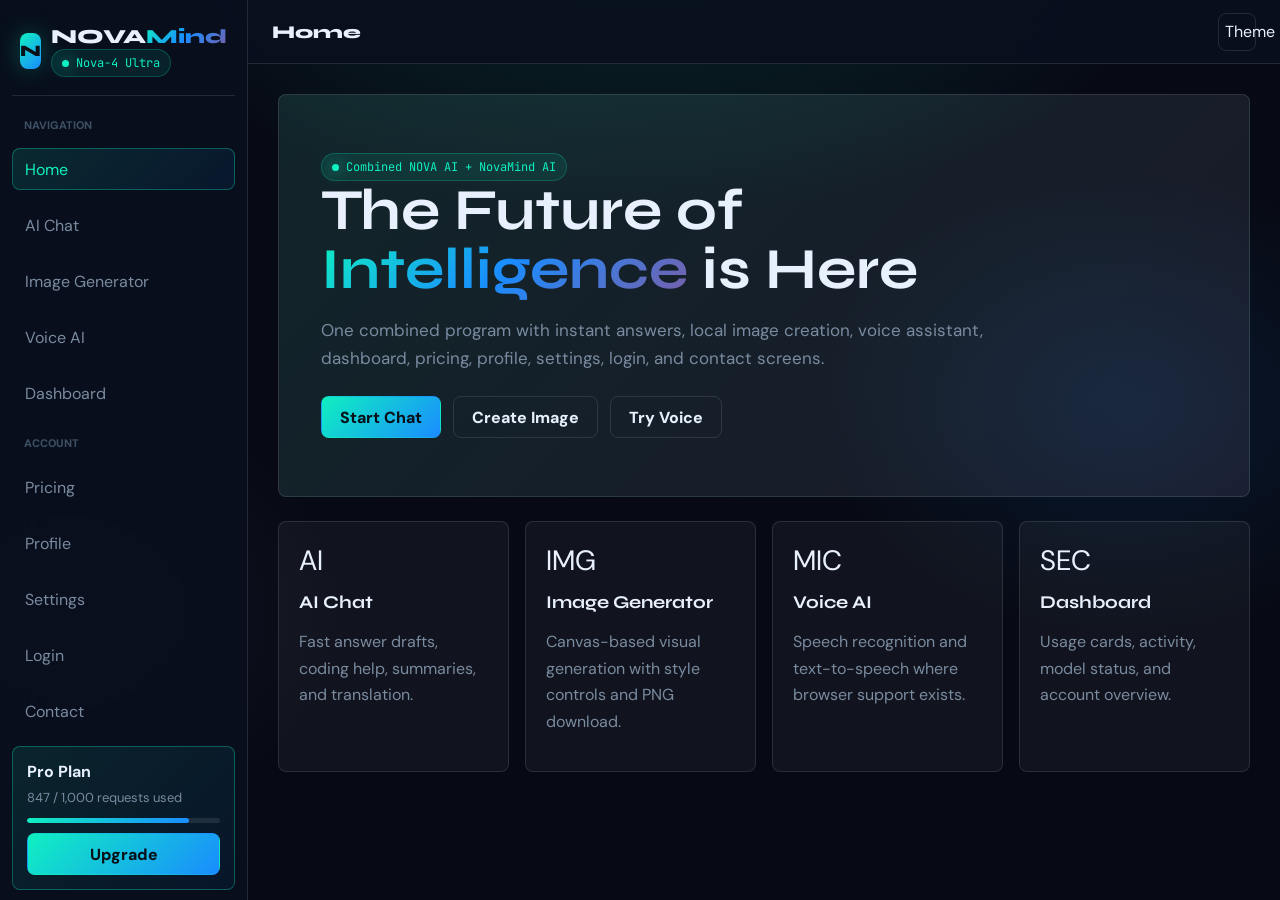
<file: combined-nova-ai.html>
<!doctype html>
<html lang="en" data-theme="dark">
<head>
  <meta charset="utf-8">
  <meta name="viewport" content="width=device-width, initial-scale=1">
  <meta name="description" content="Combined NOVA AI and NovaMind AI creator platform">
  <title>Combined NOVA AI Studio</title>
  <link rel="preconnect" href="https://fonts.googleapis.com">
  <link href="https://fonts.googleapis.com/css2?family=Syne:wght@500;700;800&family=DM+Sans:wght@400;500;700&family=JetBrains+Mono:wght@400;600&display=swap" rel="stylesheet">
  <style>
    :root {
      --bg: #070a14;
      --surface: rgba(255,255,255,.045);
      --surface-strong: rgba(10,15,30,.88);
      --border: rgba(255,255,255,.11);
      --border-hot: rgba(15,240,192,.32);
      --text: #e8f0fe;
      --muted: #7a8ba0;
      --dim: #3d4f62;
      --mint: #0ff0c0;
      --blue: #1a8cff;
      --violet: #7b5ea7;
      --rose: #ff4b6e;
      --amber: #f5a623;
      --radius: 8px;
      --sidebar: 248px;
    }

    [data-theme="light"] {
      --bg: #f5f8ff;
      --surface: rgba(10,20,40,.055);
      --surface-strong: rgba(255,255,255,.9);
      --border: rgba(25,35,60,.12);
      --border-hot: rgba(26,140,255,.3);
      --text: #101827;
      --muted: #516073;
      --dim: #8a96a8;
    }

    * { box-sizing: border-box; }
    body {
      margin: 0;
      min-height: 100vh;
      color: var(--text);
      background:
        radial-gradient(ellipse 70% 55% at 50% -10%, rgba(15,240,192,.14), transparent 62%),
        radial-gradient(ellipse 42% 45% at 88% 45%, rgba(26,140,255,.11), transparent 58%),
        radial-gradient(ellipse 40% 42% at 4% 68%, rgba(123,94,167,.12), transparent 58%),
        var(--bg);
      font-family: "DM Sans", system-ui, sans-serif;
      overflow-x: hidden;
    }

    button, input, textarea, select { font: inherit; }
    button { cursor: pointer; }

    .particle-field {
      position: fixed;
      inset: 0;
      pointer-events: none;
      overflow: hidden;
      z-index: 0;
    }

    .particle {
      position: absolute;
      bottom: -20px;
      width: 3px;
      height: 3px;
      border-radius: 50%;
      background: var(--mint);
      opacity: 0;
      animation: floatParticle 10s linear infinite;
    }

    @keyframes floatParticle {
      0% { transform: translateY(0) scale(.4); opacity: 0; }
      12% { opacity: .8; }
      88% { opacity: .65; }
      100% { transform: translateY(-110vh) scale(1.6); opacity: 0; }
    }

    .app {
      position: relative;
      z-index: 1;
      display: grid;
      grid-template-columns: var(--sidebar) minmax(0, 1fr);
      min-height: 100vh;
    }

    .sidebar {
      position: sticky;
      top: 0;
      height: 100vh;
      padding: 20px 12px;
      background: var(--surface-strong);
      border-right: 1px solid var(--border);
      backdrop-filter: blur(24px);
      display: flex;
      flex-direction: column;
      gap: 14px;
      overflow-y: auto;
    }

    .logo {
      display: flex;
      align-items: center;
      gap: 10px;
      padding: 4px 8px 18px;
      border-bottom: 1px solid var(--border);
    }

    .logo-mark {
      display: grid;
      place-items: center;
      width: 36px;
      height: 36px;
      border-radius: var(--radius);
      background: linear-gradient(135deg, var(--mint), var(--blue));
      color: #071018;
      font-family: "Syne", sans-serif;
      font-weight: 800;
      box-shadow: 0 0 24px rgba(15,240,192,.28);
    }

    .logo-text {
      font-family: "Syne", sans-serif;
      font-size: 20px;
      font-weight: 800;
      letter-spacing: 0;
    }

    .model-tag {
      display: inline-flex;
      align-items: center;
      gap: 7px;
      width: fit-content;
      padding: 5px 10px;
      border: 1px solid rgba(15,240,192,.22);
      border-radius: 999px;
      background: rgba(15,240,192,.09);
      color: var(--mint);
      font: 12px "JetBrains Mono", monospace;
    }

    .dot {
      width: 7px;
      height: 7px;
      border-radius: 50%;
      background: var(--mint);
      box-shadow: 0 0 16px var(--mint);
    }

    .nav-group-title {
      padding: 8px 12px 2px;
      color: var(--dim);
      font-size: 11px;
      font-weight: 800;
      text-transform: uppercase;
      letter-spacing: 0;
    }

    .nav-btn {
      width: 100%;
      min-height: 42px;
      display: flex;
      align-items: center;
      gap: 10px;
      padding: 0 12px;
      border: 1px solid transparent;
      border-radius: var(--radius);
      background: transparent;
      color: var(--muted);
      text-align: left;
      transition: .2s ease;
    }

    .nav-btn:hover, .nav-btn.active {
      color: var(--text);
      background: rgba(255,255,255,.055);
      border-color: var(--border);
    }

    .nav-btn.active {
      color: var(--mint);
      border-color: var(--border-hot);
      background: linear-gradient(135deg, rgba(15,240,192,.12), rgba(26,140,255,.08));
    }

    .plan-card {
      margin-top: auto;
      padding: 14px;
      border: 1px solid var(--border-hot);
      border-radius: var(--radius);
      background: linear-gradient(135deg, rgba(15,240,192,.1), rgba(26,140,255,.06));
    }

    .bar {
      height: 5px;
      margin: 10px 0;
      border-radius: 99px;
      background: rgba(255,255,255,.09);
      overflow: hidden;
    }

    .bar span {
      display: block;
      height: 100%;
      width: 84%;
      border-radius: inherit;
      background: linear-gradient(135deg, var(--mint), var(--blue));
    }

    .main {
      min-width: 0;
      padding-top: 64px;
    }

    .topbar {
      position: fixed;
      left: var(--sidebar);
      right: 0;
      top: 0;
      z-index: 5;
      height: 64px;
      display: flex;
      align-items: center;
      gap: 12px;
      padding: 0 24px;
      background: var(--surface-strong);
      border-bottom: 1px solid var(--border);
      backdrop-filter: blur(22px);
    }

    .menu-btn { display: none; }
    .top-title {
      flex: 1;
      font-family: "Syne", sans-serif;
      font-weight: 800;
      font-size: 18px;
    }

    .icon-btn, .menu-btn {
      width: 38px;
      height: 38px;
      border-radius: var(--radius);
      border: 1px solid var(--border);
      background: transparent;
      color: var(--text);
    }

    .page {
      display: none;
      padding: 30px;
      max-width: 1180px;
      animation: pageIn .3s ease both;
    }

    .page.active { display: block; }
    @keyframes pageIn {
      from { opacity: 0; transform: translateY(12px); }
      to { opacity: 1; transform: translateY(0); }
    }

    .hero {
      position: relative;
      overflow: hidden;
      padding: 58px 42px;
      border: 1px solid var(--border);
      border-radius: var(--radius);
      background:
        linear-gradient(135deg, rgba(15,240,192,.08), rgba(123,94,167,.08)),
        var(--surface);
    }

    h1, h2, h3 { font-family: "Syne", sans-serif; margin: 0; letter-spacing: 0; }
    h1 { font-size: 58px; line-height: 1.02; max-width: 790px; }
    h2 { font-size: 30px; margin-bottom: 8px; }
    h3 { font-size: 18px; }
    p { color: var(--muted); line-height: 1.65; }

    .gradient-text {
      background: linear-gradient(135deg, var(--mint), var(--blue), var(--violet));
      -webkit-background-clip: text;
      color: transparent;
    }

    .actions {
      display: flex;
      gap: 12px;
      flex-wrap: wrap;
      margin-top: 24px;
    }

    .btn {
      min-height: 42px;
      display: inline-flex;
      align-items: center;
      justify-content: center;
      gap: 8px;
      padding: 0 18px;
      border-radius: var(--radius);
      border: 1px solid var(--border);
      color: var(--text);
      background: transparent;
      text-decoration: none;
      font-weight: 800;
    }

    .btn.primary {
      color: #071018;
      border-color: transparent;
      background: linear-gradient(135deg, var(--mint), var(--blue));
    }

    .grid {
      display: grid;
      grid-template-columns: repeat(auto-fit, minmax(210px, 1fr));
      gap: 16px;
      margin-top: 24px;
    }

    .card {
      border: 1px solid var(--border);
      border-radius: var(--radius);
      background: var(--surface);
      padding: 20px;
      transition: .22s ease;
    }

    .card:hover {
      border-color: var(--border-hot);
      transform: translateY(-2px);
    }

    .card-icon { font-size: 28px; margin-bottom: 12px; }
    .stat { font: 800 30px "Syne", sans-serif; color: var(--text); }

    .tool-layout {
      display: grid;
      grid-template-columns: minmax(260px, 360px) minmax(0, 1fr);
      gap: 18px;
      align-items: start;
      margin-top: 20px;
    }

    textarea, input, select {
      width: 100%;
      border: 1px solid var(--border);
      border-radius: var(--radius);
      color: var(--text);
      background: rgba(255,255,255,.055);
      outline: none;
      padding: 12px 14px;
    }

    textarea { min-height: 130px; resize: vertical; }
    textarea:focus, input:focus, select:focus {
      border-color: var(--border-hot);
      box-shadow: 0 0 0 3px rgba(15,240,192,.08);
    }

    .chat-box {
      min-height: 440px;
      display: flex;
      flex-direction: column;
      gap: 12px;
      overflow: auto;
    }

    .msg {
      max-width: 82%;
      padding: 13px 15px;
      border: 1px solid var(--border);
      border-radius: var(--radius);
      background: rgba(255,255,255,.05);
      color: var(--text);
      line-height: 1.55;
    }

    .msg.user {
      align-self: flex-end;
      color: #071018;
      background: linear-gradient(135deg, var(--mint), var(--blue));
      border-color: transparent;
    }

    .canvas-wrap {
      min-height: 420px;
      display: grid;
      place-items: center;
      overflow: hidden;
      background:
        radial-gradient(circle at 30% 20%, rgba(15,240,192,.18), transparent 30%),
        radial-gradient(circle at 70% 65%, rgba(123,94,167,.22), transparent 30%),
        #080c16;
    }

    canvas {
      width: 100%;
      max-width: 640px;
      aspect-ratio: 1;
      border-radius: var(--radius);
    }

    .voice-orb {
      width: 180px;
      height: 180px;
      margin: 28px auto;
      border-radius: 50%;
      display: grid;
      place-items: center;
      background: radial-gradient(circle, var(--mint), var(--blue));
      color: #071018;
      font-size: 46px;
      box-shadow: 0 0 60px rgba(15,240,192,.35);
      transition: .25s ease;
    }

    .voice-orb.listening {
      transform: scale(1.06);
      animation: pulse 1s ease-in-out infinite;
    }

    @keyframes pulse {
      0%,100% { box-shadow: 0 0 40px rgba(15,240,192,.28); }
      50% { box-shadow: 0 0 90px rgba(15,240,192,.65); }
    }

    .price {
      font: 800 42px "Syne", sans-serif;
      margin: 10px 0;
    }

    .settings-row {
      display: flex;
      justify-content: space-between;
      gap: 14px;
      align-items: center;
      padding: 14px 0;
      border-bottom: 1px solid var(--border);
    }

    .toggle {
      width: 46px;
      height: 26px;
      border-radius: 999px;
      background: rgba(255,255,255,.13);
      position: relative;
      flex: 0 0 auto;
    }

    .toggle.on { background: linear-gradient(135deg, var(--mint), var(--blue)); }
    .toggle::after {
      content: "";
      position: absolute;
      top: 3px;
      left: 3px;
      width: 20px;
      height: 20px;
      border-radius: 50%;
      background: white;
      transition: .2s ease;
    }
    .toggle.on::after { left: 23px; }

    .toast {
      position: fixed;
      right: 22px;
      bottom: 22px;
      z-index: 10;
      max-width: 320px;
      padding: 14px 16px;
      border: 1px solid var(--border-hot);
      border-radius: var(--radius);
      background: var(--surface-strong);
      box-shadow: 0 18px 60px rgba(0,0,0,.35);
      display: none;
    }

    .toast.show { display: block; }

    @media (max-width: 860px) {
      :root { --sidebar: 0px; }
      .app { grid-template-columns: 1fr; }
      .sidebar {
        position: fixed;
        z-index: 8;
        width: 248px;
        transform: translateX(-100%);
        transition: .25s ease;
      }
      .sidebar.open { transform: translateX(0); }
      .topbar { left: 0; }
      .menu-btn { display: inline-grid; place-items: center; }
      .page { padding: 18px; }
      h1 { font-size: 38px; }
      .hero { padding: 34px 22px; }
      .tool-layout { grid-template-columns: 1fr; }
      .msg { max-width: 95%; }
    }
  </style>
</head>
<body>
  <div class="particle-field" id="particles"></div>
  <div class="app">
    <aside class="sidebar" id="sidebar">
      <div class="logo">
        <div class="logo-mark">N</div>
        <div>
          <div class="logo-text">NOVA<span class="gradient-text">Mind</span></div>
          <div class="model-tag"><span class="dot"></span>Nova-4 Ultra</div>
        </div>
      </div>

      <div class="nav-group-title">Navigation</div>
      <button class="nav-btn active" data-page="home">Home</button>
      <button class="nav-btn" data-page="chat">AI Chat</button>
      <button class="nav-btn" data-page="image">Image Generator</button>
      <button class="nav-btn" data-page="voice">Voice AI</button>
      <button class="nav-btn" data-page="dashboard">Dashboard</button>

      <div class="nav-group-title">Account</div>
      <button class="nav-btn" data-page="pricing">Pricing</button>
      <button class="nav-btn" data-page="profile">Profile</button>
      <button class="nav-btn" data-page="settings">Settings</button>
      <button class="nav-btn" data-page="login">Login</button>
      <button class="nav-btn" data-page="contact">Contact</button>

      <div class="plan-card">
        <strong>Pro Plan</strong>
        <p style="margin:5px 0 0;font-size:13px">847 / 1,000 requests used</p>
        <div class="bar"><span></span></div>
        <button class="btn primary" style="width:100%" data-jump="pricing">Upgrade</button>
      </div>
    </aside>

    <main class="main">
      <header class="topbar">
        <button class="menu-btn" id="menuBtn">Menu</button>
        <div class="top-title" id="topTitle">Home</div>
        <button class="icon-btn" id="themeBtn" title="Toggle theme">Theme</button>
      </header>

      <section class="page active" id="home">
        <div class="hero">
          <div class="model-tag"><span class="dot"></span>Combined NOVA AI + NovaMind AI</div>
          <h1>The Future of <span class="gradient-text">Intelligence</span> is Here</h1>
          <p style="max-width:680px;font-size:17px">
            One combined program with instant answers, local image creation, voice assistant, dashboard, pricing, profile, settings, login, and contact screens.
          </p>
          <div class="actions">
            <button class="btn primary" data-jump="chat">Start Chat</button>
            <button class="btn" data-jump="image">Create Image</button>
            <button class="btn" data-jump="voice">Try Voice</button>
          </div>
        </div>
        <div class="grid">
          <div class="card"><div class="card-icon">AI</div><h3>AI Chat</h3><p>Fast answer drafts, coding help, summaries, and translation.</p></div>
          <div class="card"><div class="card-icon">IMG</div><h3>Image Generator</h3><p>Canvas-based visual generation with style controls and PNG download.</p></div>
          <div class="card"><div class="card-icon">MIC</div><h3>Voice AI</h3><p>Speech recognition and text-to-speech where browser support exists.</p></div>
          <div class="card"><div class="card-icon">SEC</div><h3>Dashboard</h3><p>Usage cards, activity, model status, and account overview.</p></div>
        </div>
      </section>

      <section class="page" id="chat">
        <h2>AI Chat</h2>
        <p>Local demo chat. Replace <code>makeAnswer()</code> with your API backend for real AI.</p>
        <div class="tool-layout">
          <div class="card">
            <textarea id="chatInput" placeholder="Ask NOVA AI anything..."></textarea>
            <div class="actions"><button class="btn primary" id="sendChat">Send</button><button class="btn" id="clearChat">Clear</button></div>
          </div>
          <div class="card chat-box" id="chatBox">
            <div class="msg">Welcome. Ask for ideas, code, image prompts, business plans, or Tamil/English translations.</div>
          </div>
        </div>
      </section>

      <section class="page" id="image">
        <h2>Image Generator</h2>
        <p>Create a downloadable local AI-style image from text.</p>
        <div class="tool-layout">
          <div class="card">
            <textarea id="imagePrompt" placeholder="Example: futuristic Chennai AI city at sunrise"></textarea>
            <select id="imageStyle" style="margin-top:12px">
              <option value="cinematic">Cinematic</option>
              <option value="anime">Anime</option>
              <option value="product">Product Render</option>
              <option value="editorial">Editorial</option>
            </select>
            <div class="actions"><button class="btn primary" id="makeImage">Generate</button><button class="btn" id="downloadImage">Download PNG</button></div>
          </div>
          <div class="card canvas-wrap"><canvas id="imageCanvas" width="720" height="720"></canvas></div>
        </div>
      </section>

      <section class="page" id="voice">
        <h2>Voice AI</h2>
        <p>Use browser speech recognition and speech output when available.</p>
        <div class="card" style="text-align:center">
          <div class="voice-orb" id="voiceOrb">AI</div>
          <p id="voiceStatus">Click listen, speak, then ask NOVA to answer.</p>
          <div class="actions" style="justify-content:center">
            <button class="btn primary" id="listenBtn">Listen</button>
            <button class="btn" id="speakBtn">Speak Answer</button>
          </div>
          <div class="card" style="text-align:left;margin-top:18px">
            <strong>Transcript</strong>
            <p id="transcript">No voice captured yet.</p>
            <strong>Answer</strong>
            <p id="voiceAnswer">No answer yet.</p>
          </div>
        </div>
      </section>

      <section class="page" id="dashboard">
        <h2>Dashboard</h2>
        <div class="grid">
          <div class="card"><div class="stat">2.4M+</div><p>Active users</p></div>
          <div class="card"><div class="stat">180M+</div><p>AI requests daily</p></div>
          <div class="card"><div class="stat">99.99%</div><p>Uptime</p></div>
          <div class="card"><div class="stat">100+</div><p>Languages</p></div>
        </div>
        <div class="card" style="margin-top:18px">
          <h3>AI Suggestion</h3>
          <p id="dashboardTip">Your image and chat usage is high. Add prompt templates and saved projects next.</p>
          <button class="btn primary" id="newTip">Generate Tip</button>
        </div>
      </section>

      <section class="page" id="pricing">
        <h2>Pricing</h2>
        <div class="grid">
          <div class="card"><h3>Free</h3><div class="price">$0</div><p>Basic chat and limited images.</p><button class="btn">Current</button></div>
          <div class="card"><h3>Pro</h3><div class="price">$19</div><p>More generation, voice tools, saved history.</p><button class="btn primary">Choose Pro</button></div>
          <div class="card"><h3>Ultra</h3><div class="price">$49</div><p>Best models, teams, analytics, priority generation.</p><button class="btn primary">Choose Ultra</button></div>
        </div>
      </section>

      <section class="page" id="profile">
        <h2>Profile</h2>
        <div class="card">
          <div style="display:flex;gap:18px;align-items:center;flex-wrap:wrap">
            <div class="logo-mark" style="width:78px;height:78px;font-size:28px">U</div>
            <div><h3>User Creator</h3><p>@nova-user | Pro Plan | AI enthusiast and developer</p></div>
          </div>
        </div>
        <div class="grid">
          <div class="card"><div class="stat">1,247</div><p>Total messages</p></div>
          <div class="card"><div class="stat">89</div><p>Images created</p></div>
          <div class="card"><div class="stat">142</div><p>Days active</p></div>
        </div>
      </section>

      <section class="page" id="settings">
        <h2>Settings</h2>
        <div class="card">
          <div class="settings-row"><div><strong>Streaming Responses</strong><p>Show answers while generating.</p></div><div class="toggle on"></div></div>
          <div class="settings-row"><div><strong>AI Memory</strong><p>Remember context between sessions.</p></div><div class="toggle on"></div></div>
          <div class="settings-row"><div><strong>Tamil Mode</strong><p>Enhanced Tamil language support.</p></div><div class="toggle"></div></div>
          <div class="settings-row"><div><strong>Notifications</strong><p>Notify about responses and updates.</p></div><div class="toggle on"></div></div>
        </div>
      </section>

      <section class="page" id="login">
        <h2>Login</h2>
        <div class="card" style="max-width:430px">
          <input id="nameInput" placeholder="Name" style="margin-bottom:12px">
          <input id="emailInput" type="email" placeholder="Email" style="margin-bottom:12px">
          <input id="passwordInput" type="password" placeholder="Password" style="margin-bottom:12px">
          <button class="btn primary" style="width:100%" id="loginBtn">Continue</button>
          <p id="loginMsg"></p>
        </div>
      </section>

      <section class="page" id="contact">
        <h2>Contact</h2>
        <div class="tool-layout">
          <div class="card">
            <h3>Contact Info</h3>
            <p>Email: hello@novamind.ai</p>
            <p>Support: 24/7 for Pro+</p>
            <p>Enterprise: response within 4 business hours.</p>
          </div>
          <div class="card">
            <input id="contactName" placeholder="Your name" style="margin-bottom:12px">
            <input id="contactEmail" placeholder="Email address" style="margin-bottom:12px">
            <textarea id="contactMsg" placeholder="Your message"></textarea>
            <div class="actions"><button class="btn" id="draftMsg">AI Draft</button><button class="btn primary" id="sendMsg">Send</button></div>
          </div>
        </div>
      </section>
    </main>
  </div>

  <div class="toast" id="toast"></div>

  <script>
    const pages = document.querySelectorAll(".page");
    const navButtons = document.querySelectorAll(".nav-btn");
    const title = document.getElementById("topTitle");
    const sidebar = document.getElementById("sidebar");
    const canvas = document.getElementById("imageCanvas");
    const ctx = canvas.getContext("2d");

    const pageNames = {
      home: "Home",
      chat: "AI Chat",
      image: "Image Generator",
      voice: "Voice AI",
      dashboard: "Dashboard",
      pricing: "Pricing",
      profile: "Profile",
      settings: "Settings",
      login: "Login",
      contact: "Contact"
    };

    function showPage(id) {
      pages.forEach(page => page.classList.toggle("active", page.id === id));
      navButtons.forEach(btn => btn.classList.toggle("active", btn.dataset.page === id));
      title.textContent = pageNames[id] || "NOVA AI";
      sidebar.classList.remove("open");
    }

    navButtons.forEach(btn => btn.addEventListener("click", () => showPage(btn.dataset.page)));
    document.querySelectorAll("[data-jump]").forEach(btn => btn.addEventListener("click", () => showPage(btn.dataset.jump)));
    document.getElementById("menuBtn").addEventListener("click", () => sidebar.classList.toggle("open"));
    document.getElementById("themeBtn").addEventListener("click", () => {
      document.documentElement.dataset.theme = document.documentElement.dataset.theme === "dark" ? "light" : "dark";
    });

    document.querySelectorAll(".toggle").forEach(toggle => {
      toggle.addEventListener("click", () => toggle.classList.toggle("on"));
    });

    function toast(message) {
      const box = document.getElementById("toast");
      box.textContent = message;
      box.classList.add("show");
      setTimeout(() => box.classList.remove("show"), 2200);
    }

    function makeAnswer(prompt) {
      const clean = prompt.trim();
      if (!clean) return "Ask a question first.";
      return [
        "NOVA answer:",
        "",
        "Main idea: " + clean,
        "Recommended action: break it into a goal, inputs, output format, and deadline.",
        "For a real AI backend, connect this chat button to your server endpoint and keep API keys private.",
        "Extra feature idea: save this prompt into project history and allow image or voice generation from the same prompt."
      ].join("\\n");
    }

    document.getElementById("sendChat").addEventListener("click", () => {
      const input = document.getElementById("chatInput");
      const box = document.getElementById("chatBox");
      const prompt = input.value.trim();
      if (!prompt) return toast("Type a chat prompt first.");
      box.insertAdjacentHTML("beforeend", `<div class="msg user">${escapeHtml(prompt)}</div>`);
      box.insertAdjacentHTML("beforeend", `<div class="msg">${escapeHtml(makeAnswer(prompt)).replace(/\\n/g, "<br>")}</div>`);
      input.value = "";
      box.scrollTop = box.scrollHeight;
    });

    document.getElementById("clearChat").addEventListener("click", () => {
      document.getElementById("chatBox").innerHTML = '<div class="msg">Chat cleared. Ask NOVA AI anything.</div>';
    });

    function palette(style) {
      return {
        cinematic: ["#071018", "#0ff0c0", "#f5a623"],
        anime: ["#171033", "#ff4b6e", "#1a8cff"],
        product: ["#101827", "#e8f0fe", "#0ff0c0"],
        editorial: ["#21151c", "#f5a623", "#7b5ea7"]
      }[style] || ["#071018", "#0ff0c0", "#1a8cff"];
    }

    function hash(text) {
      let h = 2166136261;
      for (let i = 0; i < text.length; i++) {
        h ^= text.charCodeAt(i);
        h = Math.imul(h, 16777619);
      }
      return h >>> 0;
    }

    function rnd(seed) {
      const x = Math.sin(seed) * 10000;
      return x - Math.floor(x);
    }

    function drawImage() {
      const prompt = document.getElementById("imagePrompt").value.trim() || "future AI creative studio";
      const style = document.getElementById("imageStyle").value;
      const colors = palette(style);
      const seed = hash(prompt + style);
      const g = ctx.createLinearGradient(0, 0, 720, 720);
      g.addColorStop(0, colors[0]);
      g.addColorStop(.52, colors[1]);
      g.addColorStop(1, colors[2]);
      ctx.fillStyle = g;
      ctx.fillRect(0, 0, 720, 720);

      for (let i = 0; i < 38; i++) {
        ctx.fillStyle = toRgba(colors[i % colors.length], .18);
        ctx.beginPath();
        ctx.arc(rnd(seed + i) * 720, rnd(seed + i * 8) * 720, 28 + rnd(seed + i * 13) * 120, 0, Math.PI * 2);
        ctx.fill();
      }

      ctx.fillStyle = "rgba(0,0,0,.42)";
      ctx.fillRect(0, 480, 720, 220);
      ctx.fillStyle = "#e8f0fe";
      ctx.font = "800 30px Syne, sans-serif";
      ctx.fillText("NOVA AI IMAGE", 42, 545);
      ctx.font = "20px DM Sans, sans-serif";
      wrapText(ctx, prompt, 42, 585, 620, 28);
    }

    function toRgba(hex, alpha) {
      const n = parseInt(hex.replace("#", ""), 16);
      return `rgba(${(n >> 16) & 255}, ${(n >> 8) & 255}, ${n & 255}, ${alpha})`;
    }

    function wrapText(context, text, x, y, maxWidth, lineHeight) {
      const words = text.split(/\\s+/);
      let line = "";
      words.forEach(word => {
        const test = line + word + " ";
        if (context.measureText(test).width > maxWidth && line) {
          context.fillText(line, x, y);
          line = word + " ";
          y += lineHeight;
        } else {
          line = test;
        }
      });
      context.fillText(line, x, y);
    }

    document.getElementById("makeImage").addEventListener("click", drawImage);
    document.getElementById("downloadImage").addEventListener("click", () => {
      const link = document.createElement("a");
      link.download = "combined-nova-ai-image.png";
      link.href = canvas.toDataURL("image/png");
      link.click();
    });

    document.getElementById("newTip").addEventListener("click", () => {
      const tips = [
        "Add project folders so users can save related chats, images, and voice notes together.",
        "Create prompt presets for business, coding, Tamil translation, image design, and student study workflows.",
        "Add usage limits, export history, and a backend API proxy before production release.",
        "Turn image prompts into video storyboards for a future video generation feature."
      ];
      document.getElementById("dashboardTip").textContent = tips[Math.floor(Math.random() * tips.length)];
    });

    document.getElementById("loginBtn").addEventListener("click", () => {
      const email = document.getElementById("emailInput").value.trim();
      document.getElementById("loginMsg").textContent = email ? "Demo login complete for " + email : "Enter your email first.";
    });

    document.getElementById("draftMsg").addEventListener("click", () => {
      document.getElementById("contactMsg").value = "Hello NOVA AI team, I would like help with setting up the combined AI chat, image, and voice platform. Please share the next steps for connecting real AI APIs and deployment.";
    });

    document.getElementById("sendMsg").addEventListener("click", () => toast("Demo message sent."));

    const SpeechRecognition = window.SpeechRecognition || window.webkitSpeechRecognition;
    let lastVoiceAnswer = "";
    document.getElementById("listenBtn").addEventListener("click", () => {
      if (!SpeechRecognition) return toast("Speech recognition is not supported in this browser.");
      const recognition = new SpeechRecognition();
      recognition.lang = "en-US";
      recognition.onstart = () => {
        document.getElementById("voiceOrb").classList.add("listening");
        document.getElementById("voiceStatus").textContent = "Listening...";
      };
      recognition.onresult = event => {
        const text = event.results[0][0].transcript;
        lastVoiceAnswer = makeAnswer(text);
        document.getElementById("transcript").textContent = text;
        document.getElementById("voiceAnswer").textContent = lastVoiceAnswer;
      };
      recognition.onend = () => {
        document.getElementById("voiceOrb").classList.remove("listening");
        document.getElementById("voiceStatus").textContent = "Voice capture finished.";
      };
      recognition.start();
    });

    document.getElementById("speakBtn").addEventListener("click", () => {
      const text = lastVoiceAnswer || document.getElementById("voiceAnswer").textContent;
      if (!("speechSynthesis" in window)) return toast("Speech synthesis is not supported.");
      speechSynthesis.cancel();
      speechSynthesis.speak(new SpeechSynthesisUtterance(text));
    });

    function escapeHtml(value) {
      return value.replace(/[&<>"']/g, char => ({
        "&": "&amp;",
        "<": "&lt;",
        ">": "&gt;",
        '"': "&quot;",
        "'": "&#039;"
      }[char]));
    }

    function makeParticles() {
      const field = document.getElementById("particles");
      for (let i = 0; i < 34; i++) {
        const p = document.createElement("span");
        p.className = "particle";
        p.style.left = Math.random() * 100 + "%";
        p.style.animationDelay = Math.random() * 9 + "s";
        p.style.animationDuration = 7 + Math.random() * 8 + "s";
        p.style.background = i % 3 === 0 ? "var(--mint)" : i % 3 === 1 ? "var(--blue)" : "var(--violet)";
        field.appendChild(p);
      }
    }

    makeParticles();
    drawImage();
  </script>
</body>
</html>
</file>
